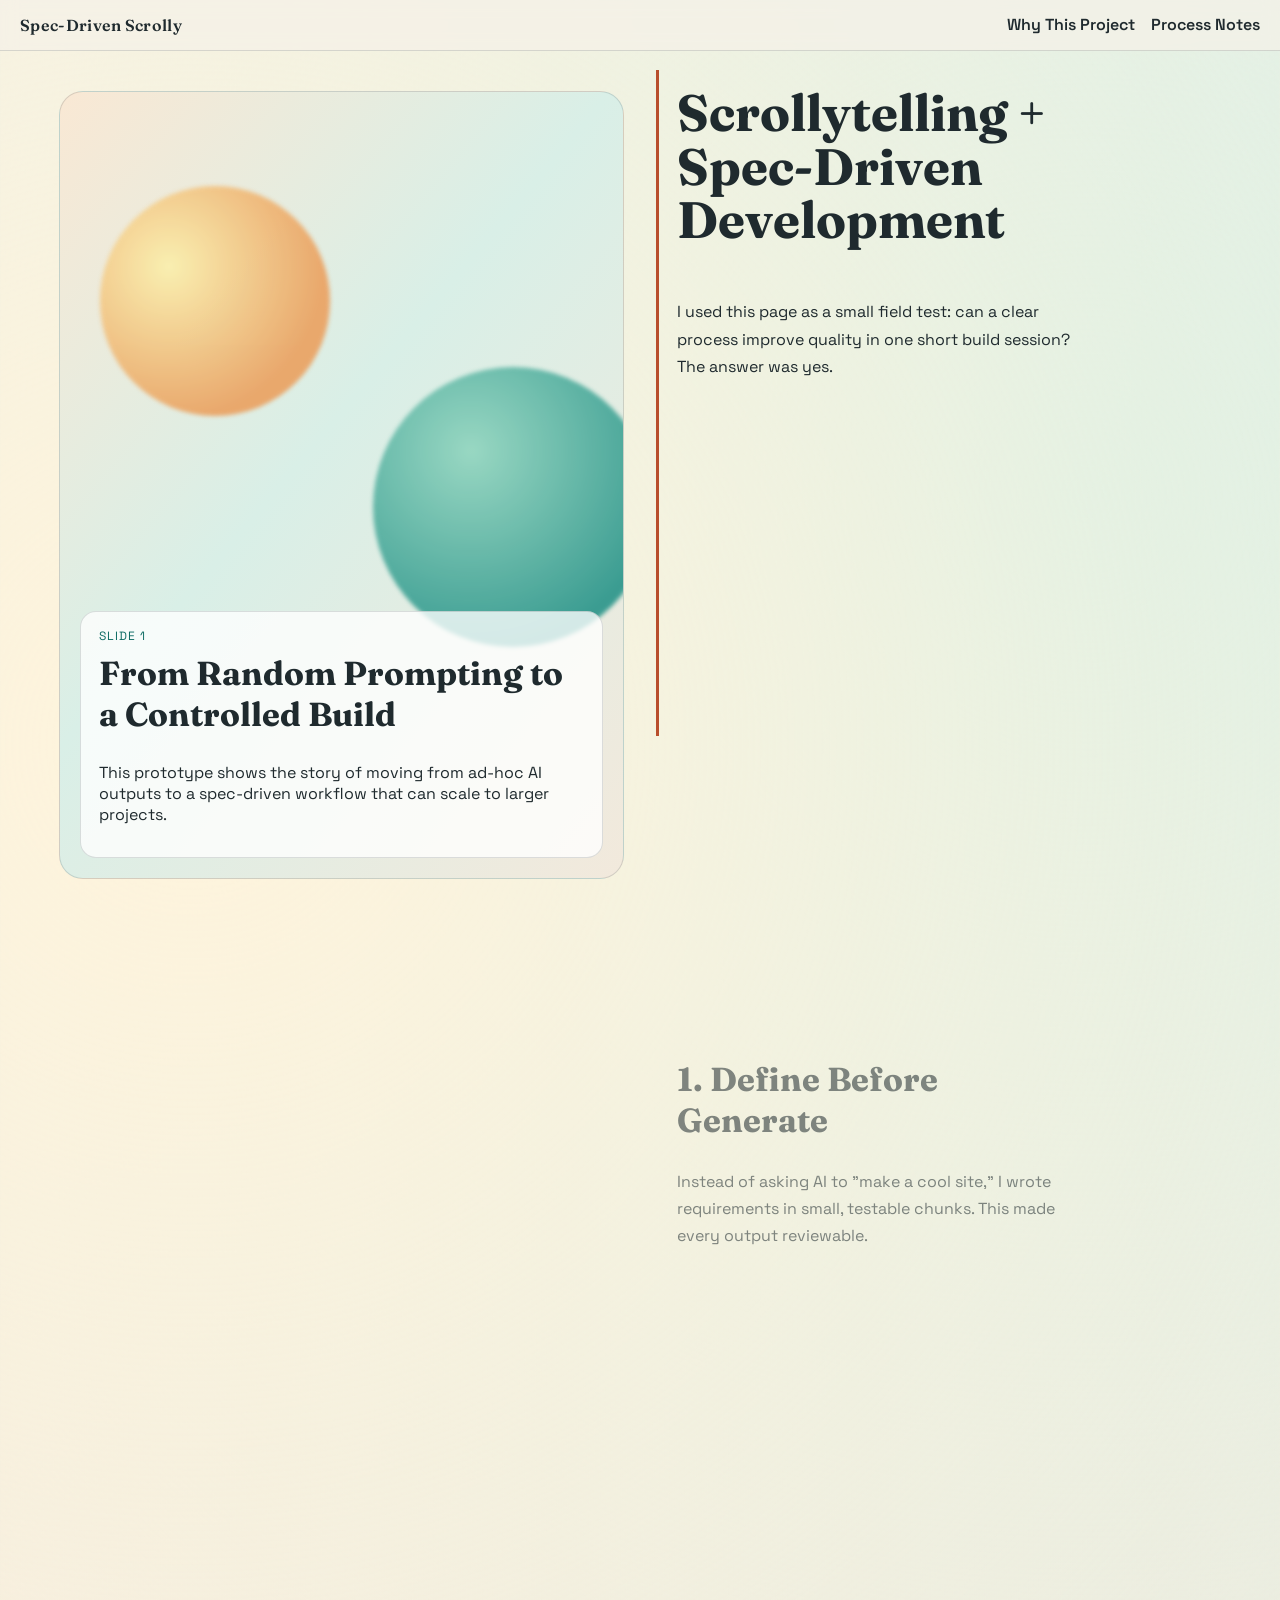
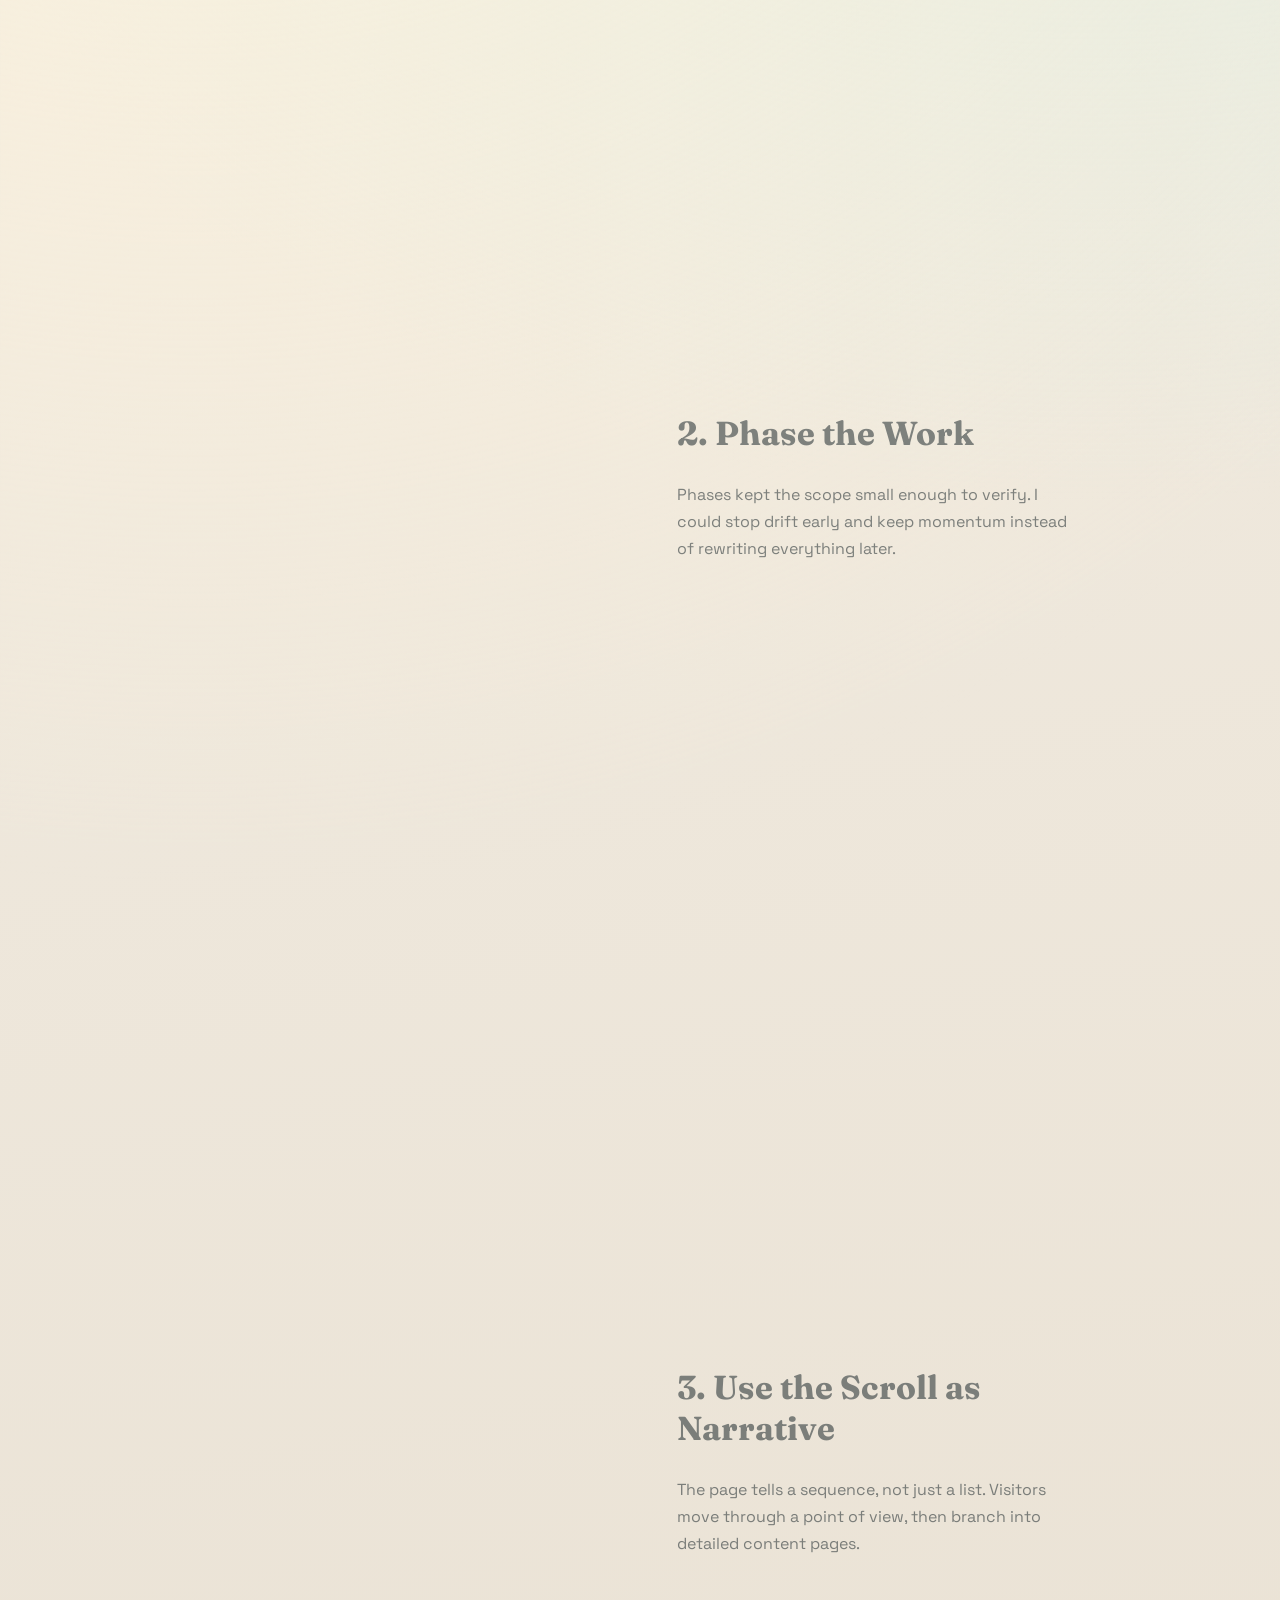
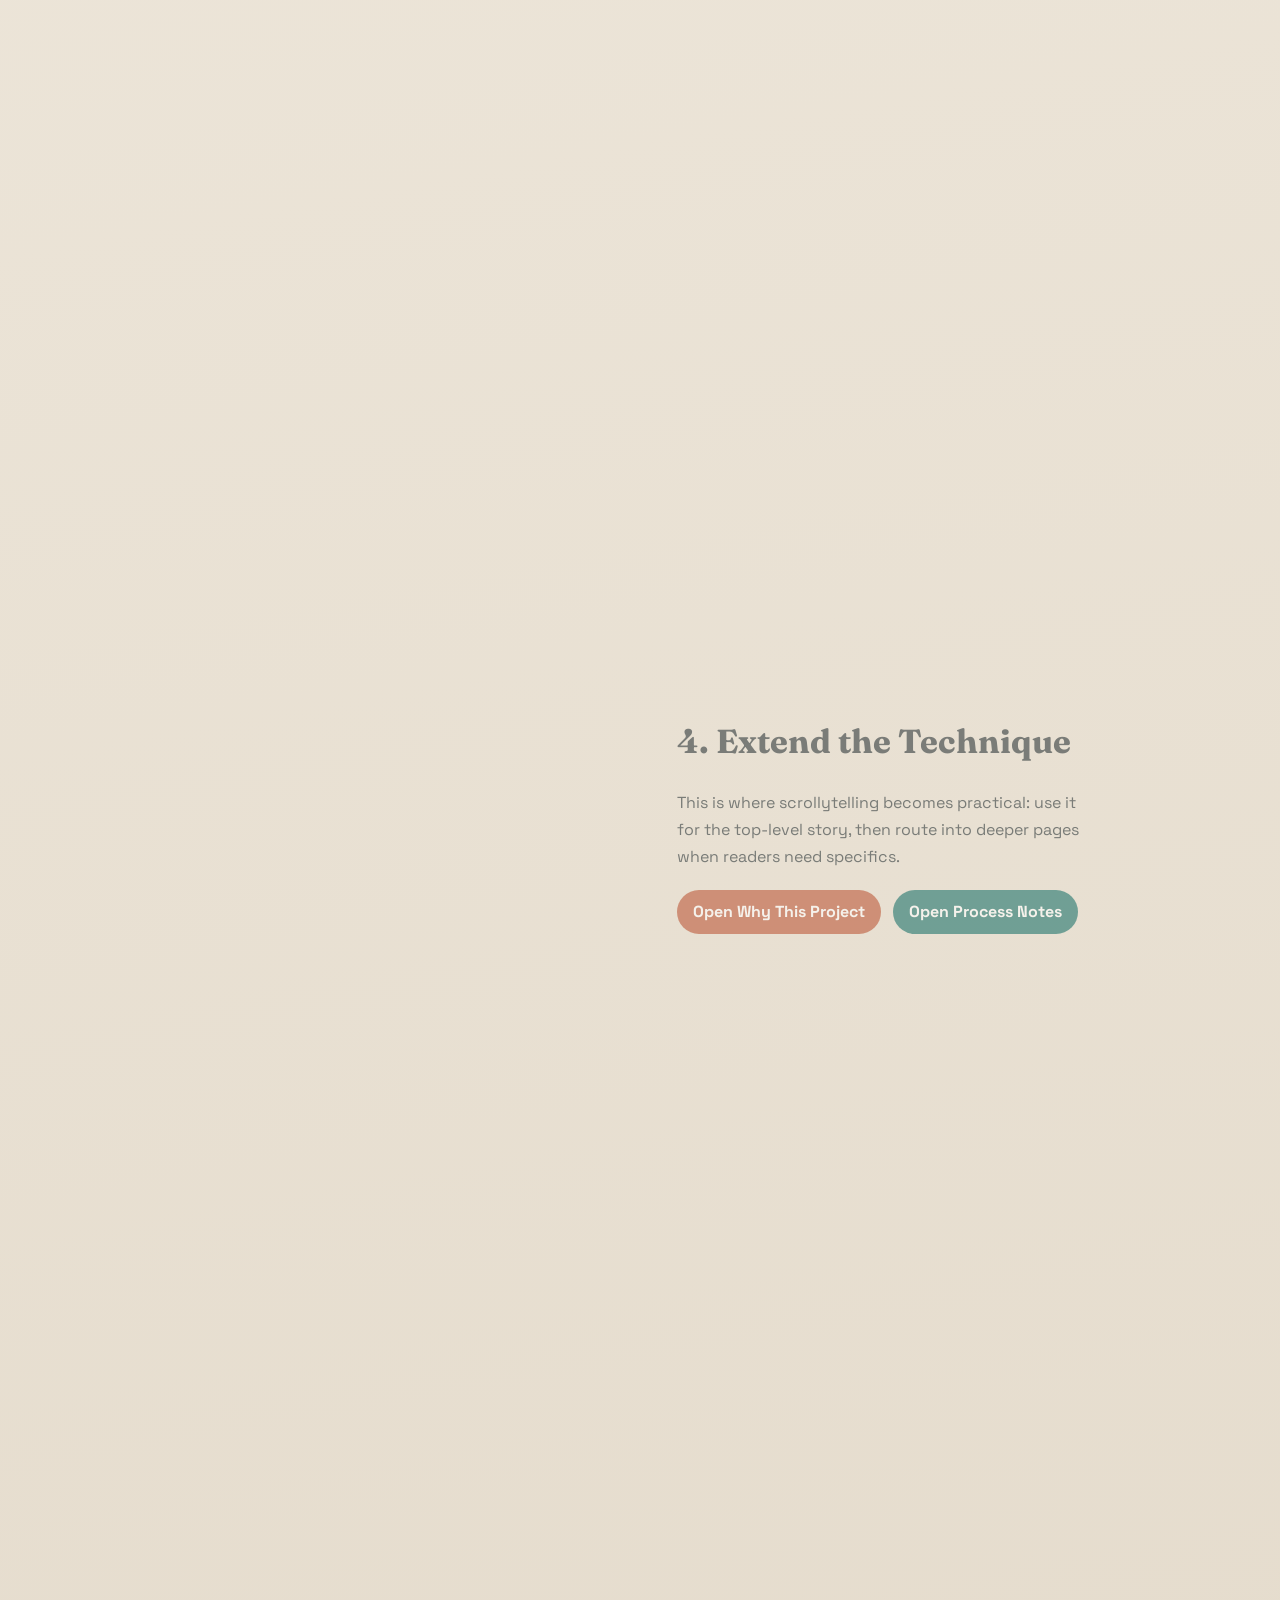
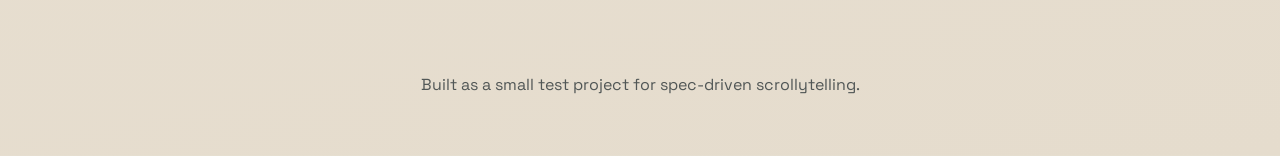
<file: index.html>
<!doctype html>
<html lang="en">
  <head>
    <meta charset="UTF-8" />
    <meta name="viewport" content="width=device-width, initial-scale=1.0" />
    <title>Scrollytelling Portfolio Test</title>
    <meta
      name="description"
      content="A spec-driven scrollytelling mini portfolio showing process, story, and linked content pages."
    />
    <link rel="preconnect" href="https://fonts.googleapis.com" />
    <link rel="preconnect" href="https://fonts.gstatic.com" crossorigin />
    <link
      href="https://fonts.googleapis.com/css2?family=Fraunces:opsz,wght@9..144,500;9..144,700&family=Space+Grotesk:wght@400;500;700&display=swap"
      rel="stylesheet"
    />
    <link rel="stylesheet" href="styles.css" />
  </head>
  <body>
    <header class="topbar">
      <a href="#slide-1" class="brand">Spec-Driven Scrolly</a>
      <nav>
        <a href="why-this-project.html?returnTo=%2F%23slide-1">Why This Project</a>
        <a href="process-notes.html?returnTo=%2F%23slide-1">Process Notes</a>
      </nav>
    </header>

    <main class="scrolly" id="top">
      <aside class="stage" aria-live="polite">
        <div class="orb orb-one"></div>
        <div class="orb orb-two"></div>
        <div class="stage-card" id="stageCard">
          <p class="eyebrow" id="stageTag">Slide 1</p>
          <h2 id="stageTitle">From Random Prompting to a Controlled Build</h2>
          <p id="stageText">
            This prototype shows the story of moving from ad-hoc AI outputs to a
            spec-driven workflow that can scale to larger projects.
          </p>
        </div>
      </aside>

      <article class="story">
        <section class="step active" id="slide-1" data-tag="Slide 1" data-title="From Random Prompting to a Controlled Build" data-text="This prototype shows the story of moving from ad-hoc AI outputs to a spec-driven workflow that can scale to larger projects.">
          <h1>Scrollytelling + Spec-Driven Development</h1>
          <p>
            I used this page as a small field test: can a clear process improve
            quality in one short build session? The answer was yes.
          </p>
        </section>

        <section class="step" id="slide-2" data-tag="Slide 2" data-title="Write the Target Before Writing the Code" data-text="I created lightweight specs first: goals, page map, visual language, and interaction behavior. That reduced drift and rework.">
          <h2>1. Define Before Generate</h2>
          <p>
            Instead of asking AI to "make a cool site," I wrote requirements in
            small, testable chunks. This made every output reviewable.
          </p>
        </section>

        <section class="step" id="slide-3" data-tag="Slide 3" data-title="Build in Small Phases" data-text="Work moved in phases: foundation, homepage scrolly, then content pages. Each phase had clear exit checks.">
          <h2>2. Phase the Work</h2>
          <p>
            Phases kept the scope small enough to verify. I could stop drift early
            and keep momentum instead of rewriting everything later.
          </p>
        </section>

        <section class="step" id="slide-4" data-tag="Slide 4" data-title="Use Story to Guide Attention" data-text="The sticky visual stage and step-by-step narrative make the page feel intentional and easier to follow than a flat portfolio layout.">
          <h2>3. Use the Scroll as Narrative</h2>
          <p>
            The page tells a sequence, not just a list. Visitors move through a
            point of view, then branch into detailed content pages.
          </p>
        </section>

        <section class="step" id="slide-5" data-tag="Slide 5" data-title="Branch to Regular Pages" data-text="The links below open normal content pages, still connected to the main storyline through return links and shared visual system.">
          <h2>4. Extend the Technique</h2>
          <p>
            This is where scrollytelling becomes practical: use it for the top-level
            story, then route into deeper pages when readers need specifics.
          </p>
          <div class="cta-row">
            <a class="btn" href="why-this-project.html?returnTo=%2F%23slide-1">Open Why This Project</a>
            <a class="btn alt" href="process-notes.html?returnTo=%2F%23slide-1">Open Process Notes</a>
          </div>
        </section>
      </article>
    </main>

    <footer class="site-footer">
      <p>Built as a small test project for spec-driven scrollytelling.</p>
    </footer>

    <script src="script.js"></script>
  </body>
</html>
</file>
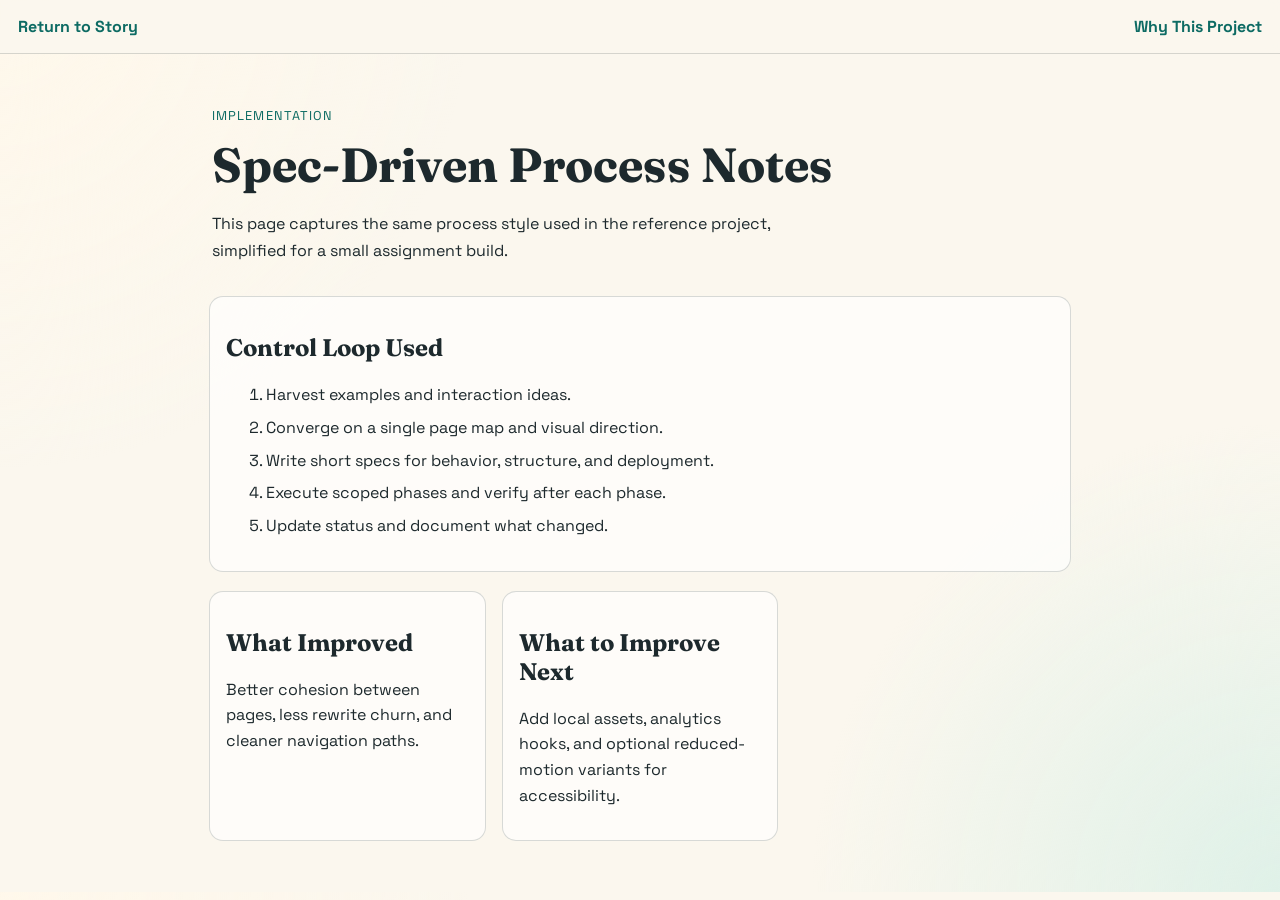
<file: process-notes.html>
<!doctype html>
<html lang="en">
  <head>
    <meta charset="UTF-8" />
    <meta name="viewport" content="width=device-width, initial-scale=1.0" />
    <title>Process Notes</title>
    <link rel="preconnect" href="https://fonts.googleapis.com" />
    <link rel="preconnect" href="https://fonts.gstatic.com" crossorigin />
    <link
      href="https://fonts.googleapis.com/css2?family=Fraunces:opsz,wght@9..144,500;9..144,700&family=Space+Grotesk:wght@400;500;700&display=swap"
      rel="stylesheet"
    />
    <link rel="stylesheet" href="content.css" />
  </head>
  <body>
    <header class="page-top">
      <a id="returnLink" href="index.html#slide-1">Return to Story</a>
      <a href="why-this-project.html?returnTo=%2F%23slide-5">Why This Project</a>
    </header>

    <main class="content-wrap">
      <section class="hero">
        <p class="kicker">Implementation</p>
        <h1>Spec-Driven Process Notes</h1>
        <p>
          This page captures the same process style used in the reference project,
          simplified for a small assignment build.
        </p>
      </section>

      <section class="checklist">
        <h2>Control Loop Used</h2>
        <ol>
          <li>Harvest examples and interaction ideas.</li>
          <li>Converge on a single page map and visual direction.</li>
          <li>Write short specs for behavior, structure, and deployment.</li>
          <li>Execute scoped phases and verify after each phase.</li>
          <li>Update status and document what changed.</li>
        </ol>
      </section>

      <section class="grid">
        <article>
          <h2>What Improved</h2>
          <p>
            Better cohesion between pages, less rewrite churn, and cleaner
            navigation paths.
          </p>
        </article>
        <article>
          <h2>What to Improve Next</h2>
          <p>
            Add local assets, analytics hooks, and optional reduced-motion variants
            for accessibility.
          </p>
        </article>
      </section>
    </main>

    <script src="content.js"></script>
  </body>
</html>
</file>
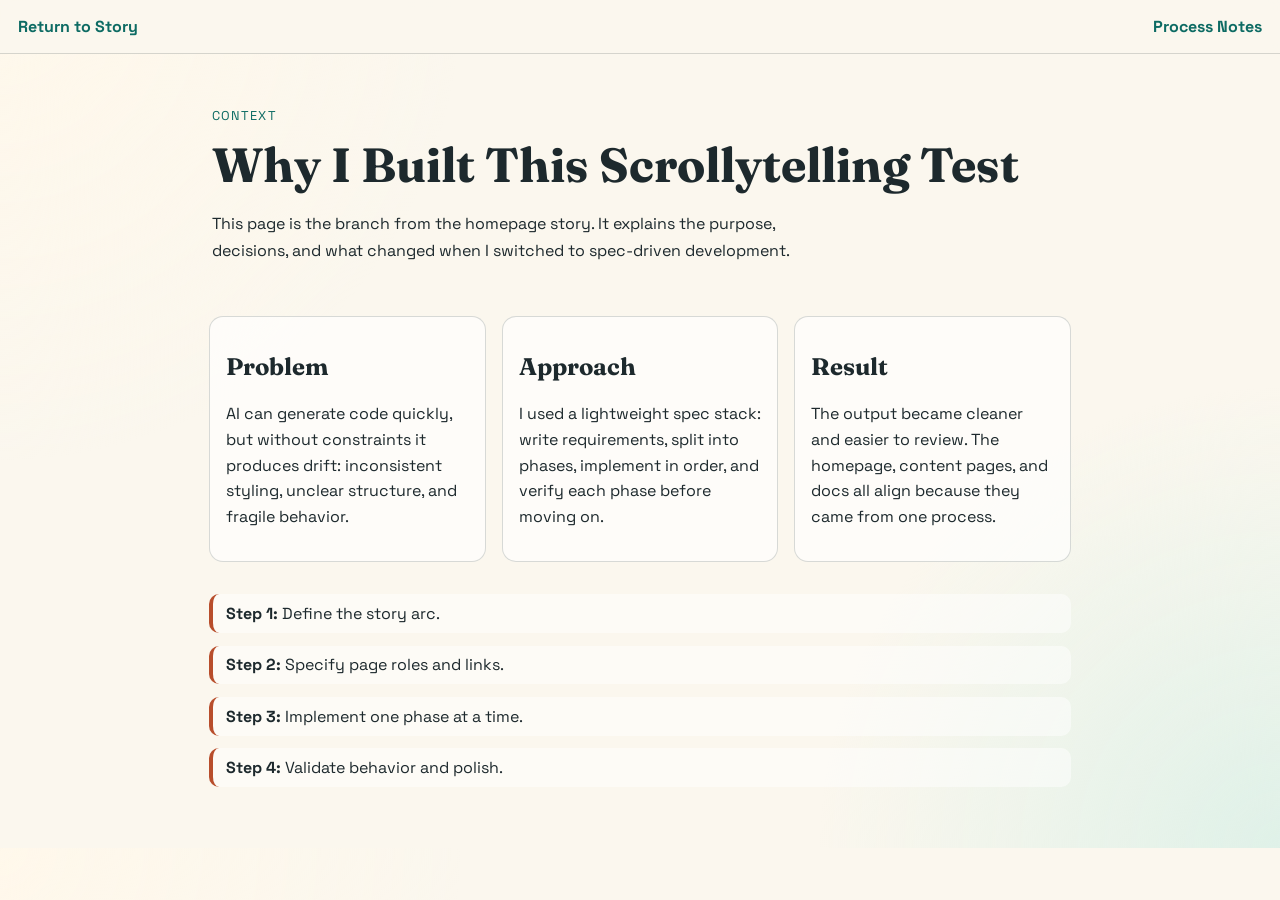
<file: why-this-project.html>
<!doctype html>
<html lang="en">
  <head>
    <meta charset="UTF-8" />
    <meta name="viewport" content="width=device-width, initial-scale=1.0" />
    <title>Why This Project</title>
    <link rel="preconnect" href="https://fonts.googleapis.com" />
    <link rel="preconnect" href="https://fonts.gstatic.com" crossorigin />
    <link
      href="https://fonts.googleapis.com/css2?family=Fraunces:opsz,wght@9..144,500;9..144,700&family=Space+Grotesk:wght@400;500;700&display=swap"
      rel="stylesheet"
    />
    <link rel="stylesheet" href="content.css" />
  </head>
  <body>
    <header class="page-top">
      <a id="returnLink" href="index.html#slide-1">Return to Story</a>
      <a href="process-notes.html?returnTo=%2F%23slide-5">Process Notes</a>
    </header>

    <main class="content-wrap">
      <section class="hero">
        <p class="kicker">Context</p>
        <h1>Why I Built This Scrollytelling Test</h1>
        <p>
          This page is the branch from the homepage story. It explains the purpose,
          decisions, and what changed when I switched to spec-driven development.
        </p>
      </section>

      <section class="grid">
        <article>
          <h2>Problem</h2>
          <p>
            AI can generate code quickly, but without constraints it produces drift:
            inconsistent styling, unclear structure, and fragile behavior.
          </p>
        </article>
        <article>
          <h2>Approach</h2>
          <p>
            I used a lightweight spec stack: write requirements, split into phases,
            implement in order, and verify each phase before moving on.
          </p>
        </article>
        <article>
          <h2>Result</h2>
          <p>
            The output became cleaner and easier to review. The homepage, content
            pages, and docs all align because they came from one process.
          </p>
        </article>
      </section>

      <section class="timeline" aria-label="Narrative timeline">
        <div class="timeline-step"><strong>Step 1:</strong> Define the story arc.</div>
        <div class="timeline-step"><strong>Step 2:</strong> Specify page roles and links.</div>
        <div class="timeline-step"><strong>Step 3:</strong> Implement one phase at a time.</div>
        <div class="timeline-step"><strong>Step 4:</strong> Validate behavior and polish.</div>
      </section>
    </main>

    <script src="content.js"></script>
  </body>
</html>
</file>
<file: styles.css>
:root {
  --bg: #f6f1e8;
  --bg-2: #e5dccd;
  --ink: #1f2a2e;
  --accent: #b84e2c;
  --accent-2: #0d6b63;
  --card: rgba(255, 255, 255, 0.78);
  --line: rgba(31, 42, 46, 0.15);
}

* {
  box-sizing: border-box;
}

html,
body {
  margin: 0;
  padding: 0;
  color: var(--ink);
  background: radial-gradient(circle at 15% 15%, #fff4dc 0%, transparent 40%),
    radial-gradient(circle at 85% 10%, #d0efe8 0%, transparent 35%),
    linear-gradient(170deg, var(--bg), var(--bg-2));
  font-family: "Space Grotesk", sans-serif;
}

.topbar {
  position: sticky;
  top: 0;
  z-index: 20;
  display: flex;
  justify-content: space-between;
  align-items: center;
  gap: 1rem;
  padding: 0.9rem 1.25rem;
  backdrop-filter: blur(8px);
  background: rgba(246, 241, 232, 0.7);
  border-bottom: 1px solid var(--line);
}

.topbar a {
  color: var(--ink);
  text-decoration: none;
  font-weight: 600;
}

.topbar nav {
  display: flex;
  gap: 1rem;
  flex-wrap: wrap;
}

.brand {
  font-family: "Fraunces", serif;
  letter-spacing: 0.02em;
}

.scrolly {
  max-width: 1200px;
  margin: 0 auto;
  padding: 1.2rem;
  display: grid;
  grid-template-columns: 1fr 1fr;
  gap: 2rem;
}

.stage {
  position: sticky;
  top: 5.7rem;
  align-self: start;
  height: calc(100vh - 7rem);
  min-height: 420px;
  border-radius: 24px;
  border: 1px solid var(--line);
  overflow: hidden;
  background: linear-gradient(130deg, #f9e8d4, #d9efe7 45%, #f2e9dc 100%);
}

.stage-card {
  position: absolute;
  inset: auto 1.25rem 1.25rem 1.25rem;
  padding: 1rem 1.1rem;
  border-radius: 16px;
  background: var(--card);
  border: 1px solid var(--line);
  animation: rise 500ms ease;
}

.eyebrow {
  text-transform: uppercase;
  letter-spacing: 0.08em;
  font-size: 0.75rem;
  margin: 0 0 0.5rem;
  color: var(--accent-2);
}

h1,
h2 {
  font-family: "Fraunces", serif;
  margin-top: 0;
}

h1 {
  font-size: clamp(2rem, 4vw, 3.2rem);
  line-height: 1.05;
}

h2 {
  font-size: clamp(1.55rem, 2.6vw, 2.2rem);
}

.story {
  display: grid;
  gap: 32vh;
  padding-bottom: 28vh;
}

.step {
  min-height: 74vh;
  border-left: 3px solid transparent;
  padding: 1rem 1rem 1rem 1.1rem;
  max-width: 44ch;
  opacity: 0.55;
  transform: translateY(18px);
  transition: opacity 260ms ease, transform 260ms ease, border-color 260ms ease;
}

.step.active {
  opacity: 1;
  transform: translateY(0);
  border-color: var(--accent);
}

.step p {
  line-height: 1.7;
}

.cta-row {
  display: flex;
  flex-wrap: wrap;
  gap: 0.8rem;
  margin-top: 1.25rem;
}

.btn {
  display: inline-block;
  text-decoration: none;
  background: var(--accent);
  color: #fff;
  padding: 0.7rem 1rem;
  border-radius: 999px;
  font-weight: 700;
}

.btn.alt {
  background: var(--accent-2);
}

.site-footer {
  padding: 2.2rem 1.2rem 2.8rem;
  text-align: center;
  color: rgba(31, 42, 46, 0.75);
}

.orb {
  position: absolute;
  border-radius: 999px;
  filter: blur(2px);
  opacity: 0.85;
}

.orb-one {
  width: 230px;
  height: 230px;
  top: 12%;
  left: 7%;
  background: radial-gradient(circle at 30% 35%, #fcf0a9, #eb9c58 70%);
  animation: drift 9s ease-in-out infinite;
}

.orb-two {
  width: 280px;
  height: 280px;
  right: -30px;
  top: 35%;
  background: radial-gradient(circle at 35% 30%, #8dd4bd, #1d8f84 75%);
  animation: drift 11s ease-in-out infinite reverse;
}

@keyframes drift {
  0%,
  100% {
    transform: translateY(0) rotate(0deg);
  }
  50% {
    transform: translateY(-15px) rotate(8deg);
  }
}

@keyframes rise {
  from {
    opacity: 0;
    transform: translateY(14px);
  }
  to {
    opacity: 1;
    transform: translateY(0);
  }
}

@media (max-width: 900px) {
  .scrolly {
    grid-template-columns: 1fr;
  }

  .stage {
    position: relative;
    top: 0;
    height: 360px;
    min-height: auto;
  }

  .story {
    gap: 12vh;
    padding-bottom: 12vh;
  }

  .step {
    min-height: auto;
    max-width: 100%;
  }
}
</file>
<file: content.css>
:root {
  --bg: #fbf7ee;
  --ink: #1d292d;
  --line: rgba(29, 41, 45, 0.17);
  --accent: #b84e2c;
  --accent-2: #0d6b63;
}

* {
  box-sizing: border-box;
}

body {
  margin: 0;
  color: var(--ink);
  font-family: "Space Grotesk", sans-serif;
  background: radial-gradient(circle at 0% 0%, #fff8eb 0%, transparent 30%),
    radial-gradient(circle at 100% 100%, #dff1e8 0%, transparent 30%), var(--bg);
}

.page-top {
  display: flex;
  gap: 0.8rem;
  flex-wrap: wrap;
  justify-content: space-between;
  align-items: center;
  padding: 1rem 1.1rem;
  border-bottom: 1px solid var(--line);
  position: sticky;
  top: 0;
  background: rgba(251, 247, 238, 0.82);
  backdrop-filter: blur(7px);
}

.page-top a {
  text-decoration: none;
  font-weight: 700;
  color: var(--accent-2);
}

.content-wrap {
  max-width: 900px;
  margin: 0 auto;
  padding: 1.2rem;
}

.hero {
  padding: 2rem 0.2rem 1rem;
  animation: fadeUp 500ms ease;
}

.kicker {
  margin: 0;
  font-size: 0.8rem;
  letter-spacing: 0.08em;
  text-transform: uppercase;
  color: var(--accent-2);
}

h1,
h2 {
  font-family: "Fraunces", serif;
}

h1 {
  font-size: clamp(2rem, 5vw, 3rem);
  margin: 0.5rem 0;
}

.hero p {
  max-width: 60ch;
  line-height: 1.7;
}

.grid {
  display: grid;
  gap: 1rem;
  grid-template-columns: repeat(3, minmax(0, 1fr));
  margin: 1.2rem 0 2rem;
}

.grid article {
  border: 1px solid var(--line);
  border-radius: 14px;
  padding: 1rem;
  background: rgba(255, 255, 255, 0.65);
}

.grid p {
  line-height: 1.6;
}

.timeline {
  display: grid;
  gap: 0.8rem;
  margin: 1.8rem 0 2.6rem;
}

.timeline-step {
  border-left: 4px solid var(--accent);
  padding: 0.55rem 0.8rem;
  background: rgba(255, 255, 255, 0.5);
  border-radius: 10px;
}

.checklist {
  border: 1px solid var(--line);
  border-radius: 14px;
  padding: 1rem;
  background: rgba(255, 255, 255, 0.66);
}

.checklist li {
  margin-bottom: 0.45rem;
  line-height: 1.6;
}

@keyframes fadeUp {
  from {
    opacity: 0;
    transform: translateY(14px);
  }
  to {
    opacity: 1;
    transform: translateY(0);
  }
}

@media (max-width: 880px) {
  .grid {
    grid-template-columns: 1fr;
  }
}
</file>
